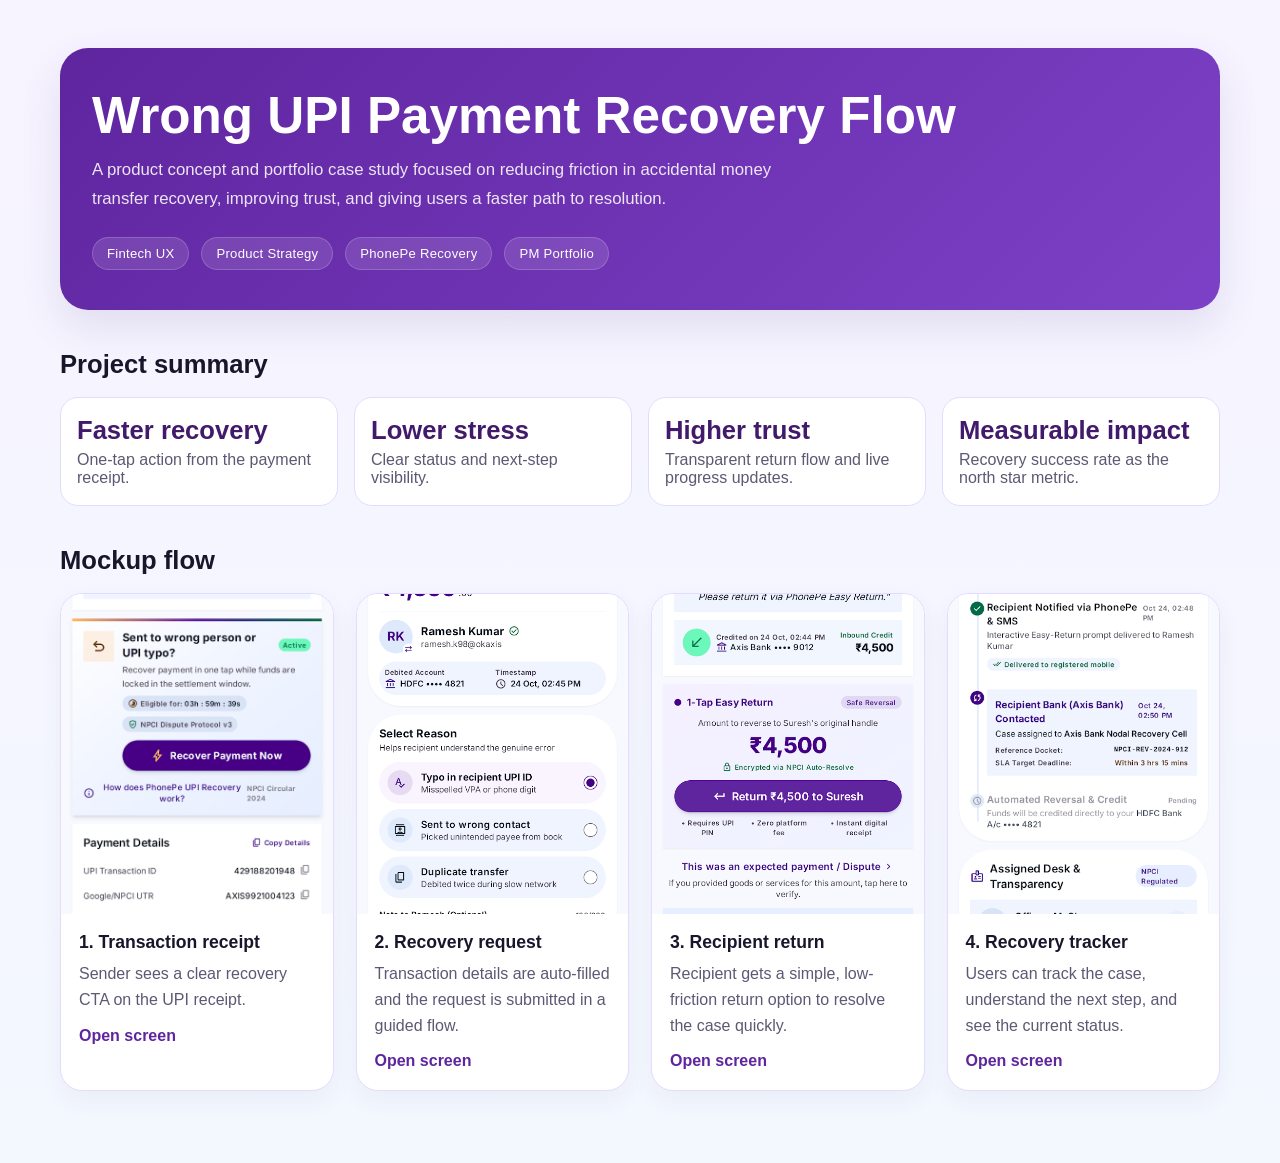
<file: mockups/index.html>
<!DOCTYPE html>
<html lang="en">
  <head>
    <meta charset="UTF-8" />
    <meta name="viewport" content="width=device-width, initial-scale=1.0" />
    <title>Wrong UPI Recovery Flow</title>
    <style>
      :root {
        --bg: #f5f1ff;
        --panel: #ffffff;
        --panel-alt: #f0ebff;
        --text: #18162a;
        --muted: #5d5873;
        --border: #e3dcff;
        --purple: #5f259f;
        --purple-dark: #421a6b;
        --green: #0f9d58;
        --amber: #d98c17;
        --shadow: 0 18px 40px rgba(86, 56, 129, 0.12);
      }

      * { box-sizing: border-box; }

      body {
        margin: 0;
        font-family: Inter, Arial, sans-serif;
        background: linear-gradient(180deg, #f7f3ff 0%, #f3f8ff 100%);
        color: var(--text);
      }

      .container {
        max-width: 1200px;
        margin: 0 auto;
        padding: 48px 20px 72px;
      }

      .hero {
        background: linear-gradient(135deg, #5f259f 0%, #7d41c7 100%);
        color: white;
        border-radius: 28px;
        padding: 40px 32px;
        box-shadow: var(--shadow);
      }

      .hero h1 {
        margin: 0 0 12px;
        font-size: clamp(2.2rem, 4vw, 3.6rem);
        line-height: 1.1;
      }

      .hero p {
        margin: 0;
        max-width: 700px;
        font-size: 1.05rem;
        line-height: 1.7;
        color: rgba(255,255,255,0.88);
      }

      .meta {
        display: flex;
        flex-wrap: wrap;
        gap: 12px;
        margin-top: 24px;
      }

      .pill {
        padding: 8px 14px;
        background: rgba(255,255,255,0.12);
        border: 1px solid rgba(255,255,255,0.18);
        border-radius: 999px;
        font-size: 0.82rem;
        letter-spacing: 0.02em;
      }

      .section {
        margin-top: 40px;
      }

      .section h2 {
        margin: 0 0 18px;
        font-size: clamp(1.5rem, 2vw, 2.2rem);
      }

      .grid {
        display: grid;
        grid-template-columns: repeat(auto-fit, minmax(260px, 1fr));
        gap: 22px;
      }

      .card {
        background: var(--panel);
        border: 1px solid var(--border);
        border-radius: 22px;
        overflow: hidden;
        box-shadow: 0 10px 25px rgba(56, 33, 90, 0.05);
      }

      .card img {
        display: block;
        width: 100%;
        height: 320px;
        object-fit: cover;
        background: var(--panel-alt);
      }

      .card-body {
        padding: 18px 18px 20px;
      }

      .card-body h3 {
        margin: 0 0 8px;
        font-size: 1.1rem;
      }

      .card-body p {
        margin: 0;
        color: var(--muted);
        line-height: 1.6;
      }

      .card-body a {
        display: inline-block;
        margin-top: 14px;
        color: var(--purple);
        font-weight: 700;
        text-decoration: none;
      }

      .summary {
        display: grid;
        grid-template-columns: repeat(auto-fit, minmax(180px, 1fr));
        gap: 16px;
        margin-top: 18px;
      }

      .stat {
        padding: 18px 16px;
        background: var(--panel);
        border: 1px solid var(--border);
        border-radius: 18px;
      }

      .stat strong {
        display: block;
        font-size: 1.6rem;
        margin-bottom: 6px;
        color: var(--purple-dark);
      }

      .stat span {
        color: var(--muted);
      }
    </style>
  </head>
  <body>
    <div class="container">
      <header class="hero">
        <h1>Wrong UPI Payment Recovery Flow</h1>
        <p>
          A product concept and portfolio case study focused on reducing friction in accidental money transfer recovery,
          improving trust, and giving users a faster path to resolution.
        </p>
        <div class="meta">
          <span class="pill">Fintech UX</span>
          <span class="pill">Product Strategy</span>
          <span class="pill">PhonePe Recovery</span>
          <span class="pill">PM Portfolio</span>
        </div>
      </header>

      <section class="section">
        <h2>Project summary</h2>
        <div class="summary">
          <div class="stat">
            <strong>Faster recovery</strong>
            <span>One-tap action from the payment receipt.</span>
          </div>
          <div class="stat">
            <strong>Lower stress</strong>
            <span>Clear status and next-step visibility.</span>
          </div>
          <div class="stat">
            <strong>Higher trust</strong>
            <span>Transparent return flow and live progress updates.</span>
          </div>
          <div class="stat">
            <strong>Measurable impact</strong>
            <span>Recovery success rate as the north star metric.</span>
          </div>
        </div>
      </section>

      <section class="section">
        <h2>Mockup flow</h2>
        <div class="grid">
          <article class="card">
            <img src="stitch_phonepe_ui_mockups/1._transaction_receipt_one_tap_recover/screen.png" alt="Transaction receipt with one-tap recover" />
            <div class="card-body">
              <h3>1. Transaction receipt</h3>
              <p>Sender sees a clear recovery CTA on the UPI receipt.</p>
              <a href="stitch_phonepe_ui_mockups/1._transaction_receipt_one_tap_recover/code.html">Open screen</a>
            </div>
          </article>

          <article class="card">
            <img src="stitch_phonepe_ui_mockups/2._recovery_request_submission/screen.png" alt="Recovery request submission" />
            <div class="card-body">
              <h3>2. Recovery request</h3>
              <p>Transaction details are auto-filled and the request is submitted in a guided flow.</p>
              <a href="stitch_phonepe_ui_mockups/2._recovery_request_submission/code.html">Open screen</a>
            </div>
          </article>

          <article class="card">
            <img src="stitch_phonepe_ui_mockups/3._recipient_easy_return_screen/screen.png" alt="Recipient easy return screen" />
            <div class="card-body">
              <h3>3. Recipient return</h3>
              <p>Recipient gets a simple, low-friction return option to resolve the case quickly.</p>
              <a href="stitch_phonepe_ui_mockups/3._recipient_easy_return_screen/code.html">Open screen</a>
            </div>
          </article>

          <article class="card">
            <img src="stitch_phonepe_ui_mockups/4._live_recovery_tracker/screen.png" alt="Live recovery tracker" />
            <div class="card-body">
              <h3>4. Recovery tracker</h3>
              <p>Users can track the case, understand the next step, and see the current status.</p>
              <a href="stitch_phonepe_ui_mockups/4._live_recovery_tracker/code.html">Open screen</a>
            </div>
          </article>
        </div>
      </section>
    </div>
  </body>
</html>
</file>
